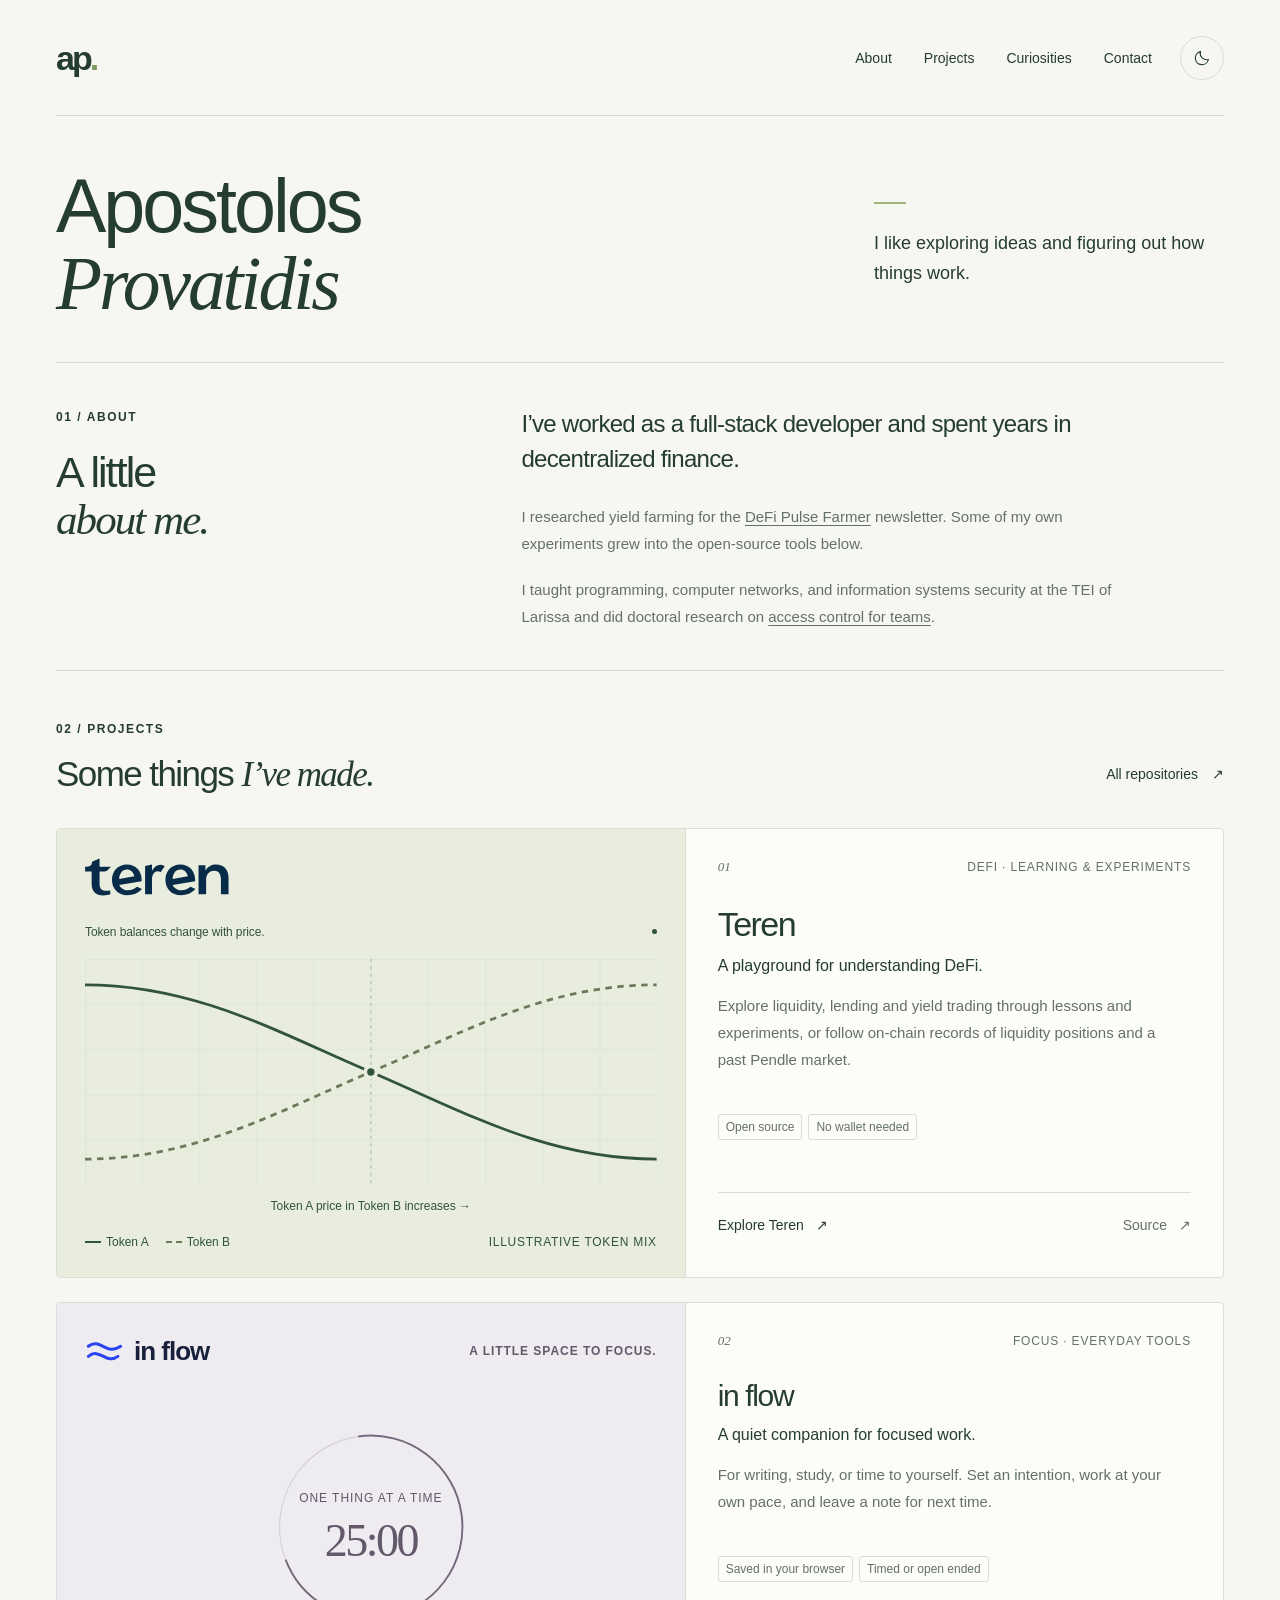
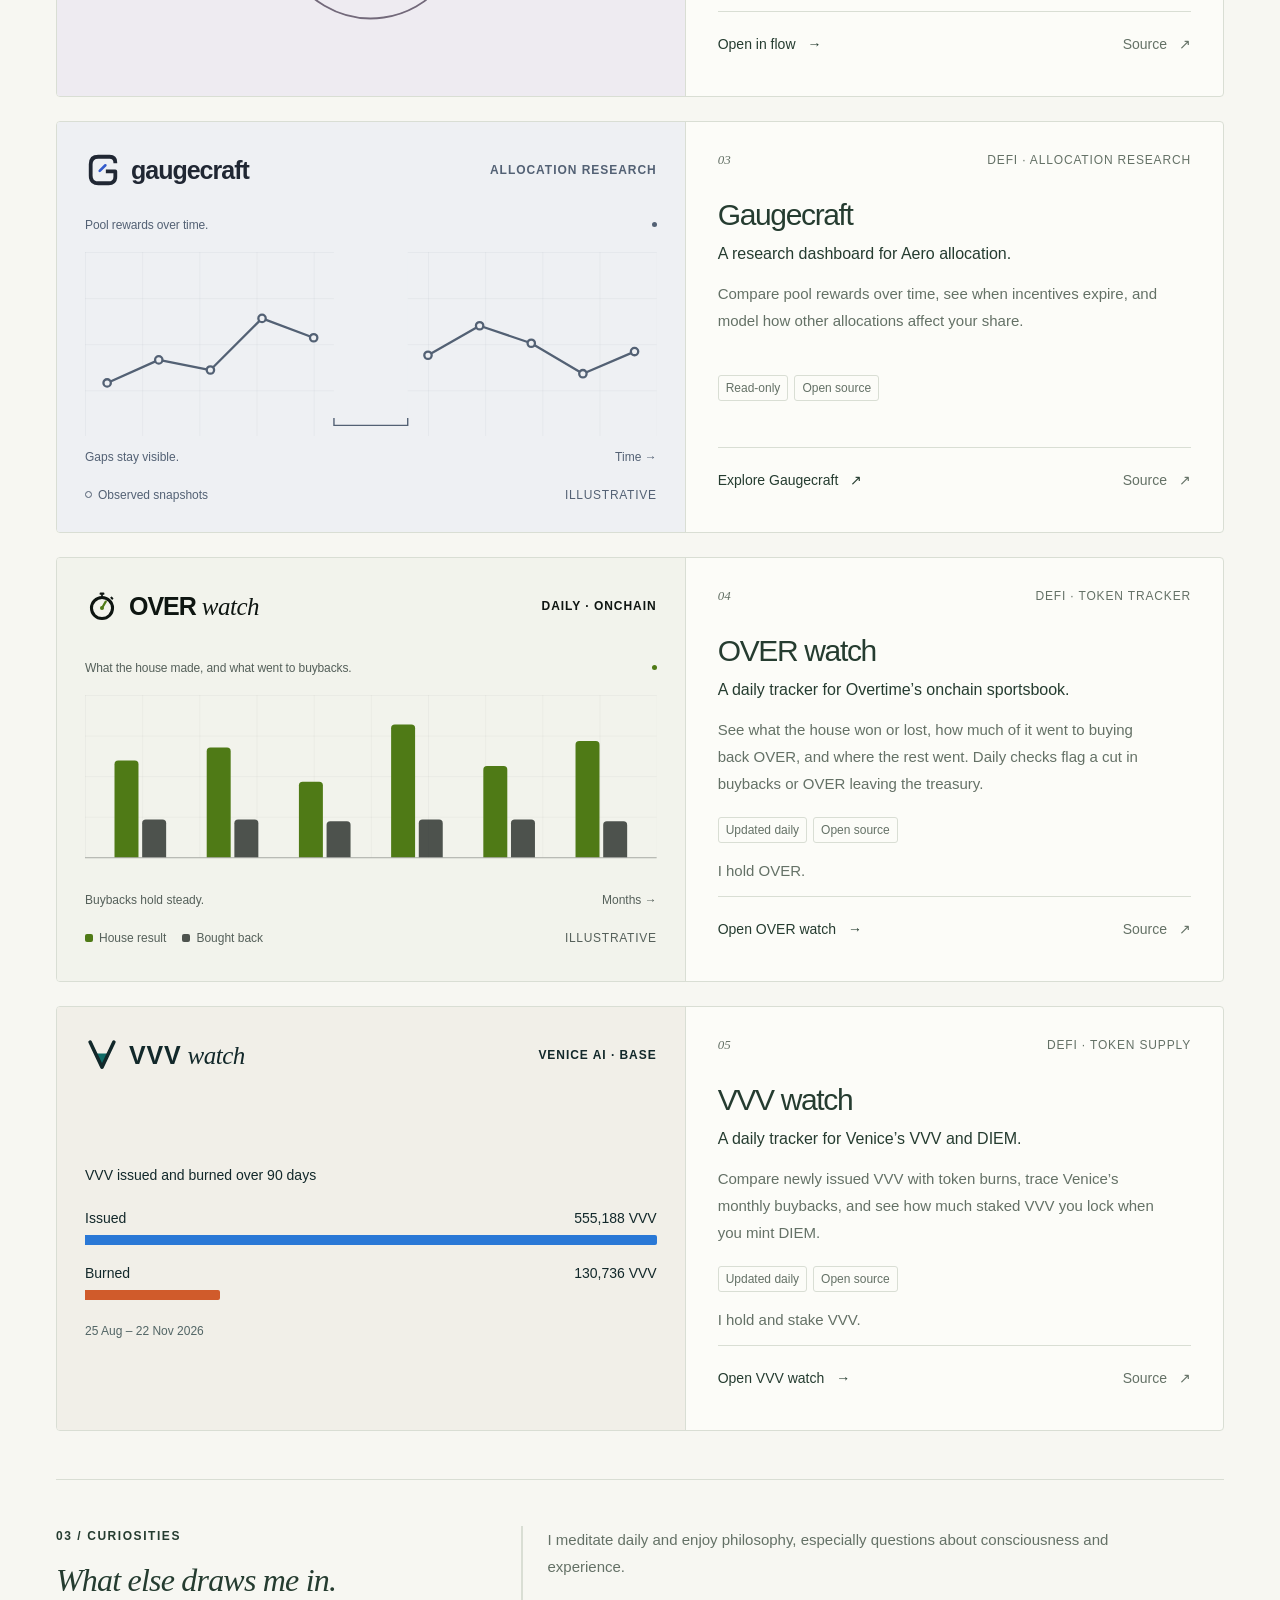
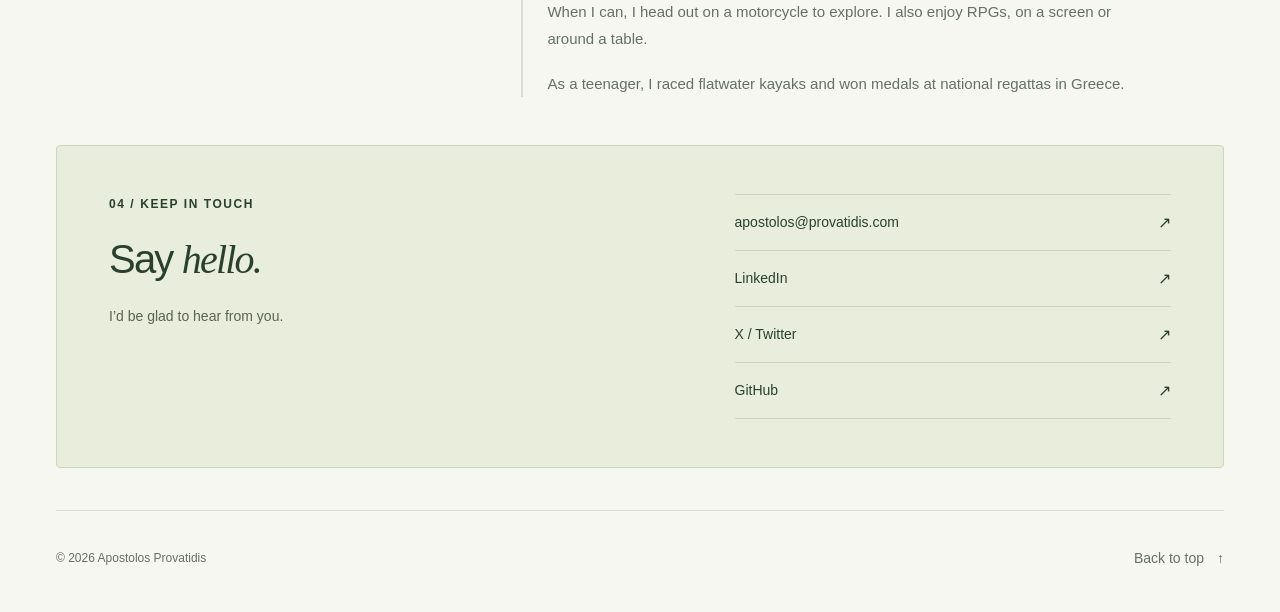
<file: index.html>
<!doctype html>
<html lang="en">
  <head>
    <meta charset="utf-8">
    <meta name="viewport" content="width=device-width, initial-scale=1">
    <meta name="color-scheme" content="light dark">
    <meta name="theme-color" content="#f7f7f2">
    <script>
      (() => {
        let theme = matchMedia('(prefers-color-scheme: dark)').matches ? 'dark' : 'light';
        try {
          const saved = localStorage.getItem('ap-theme');
          if (saved === 'light' || saved === 'dark') theme = saved;
        } catch { /* Storage is optional. */ }
        document.documentElement.dataset.theme = theme;
        document.querySelector('meta[name="theme-color"]').content = theme === 'dark' ? '#17221c' : '#f7f7f2';
      })();
    </script>
    <title>Apostolos Provatidis — Projects & curiosities</title>
    <meta name="description" content="Apostolos Provatidis, independent developer. Teren, Gaugecraft, OVER watch and VVV watch for exploring DeFi, in flow for focused work, and other curiosities.">
    <link rel="canonical" href="https://provatidis.com/">
    <link rel="icon" href="./assets/favicon.svg" type="image/svg+xml">
    <link rel="apple-touch-icon" href="/assets/apple-touch-icon.png" sizes="180x180">
    <meta property="og:type" content="website">
    <meta property="og:title" content="Apostolos Provatidis — Projects & curiosities">
    <meta property="og:description" content="Apostolos Provatidis, independent developer. Teren, Gaugecraft, OVER watch and VVV watch for exploring DeFi, in flow for focused work, and other curiosities.">
    <meta property="og:url" content="https://provatidis.com/">
    <meta property="og:image" content="https://provatidis.com/assets/social-card.png?v=provatidis-com">
    <meta property="og:image:width" content="1200">
    <meta property="og:image:height" content="630">
    <meta property="og:image:alt" content="Apostolos Provatidis — Independent developer. Projects and curiosities.">
    <meta name="twitter:card" content="summary_large_image">
    <meta name="twitter:creator" content="@provatidis">
    <meta name="twitter:image" content="https://provatidis.com/assets/social-card.png?v=provatidis-com">
    <meta name="twitter:image:alt" content="Apostolos Provatidis — Independent developer. Projects and curiosities.">
    <meta name="twitter:site" content="@provatidis">
    <link rel="stylesheet" href="./styles.css?v=03bda0d5eab5">
    <script src="./script.js?v=286921d5d26e" defer></script>
    <script type="application/ld+json">
      {"@context":"https://schema.org","@type":"Person","name":"Apostolos Provatidis","jobTitle":"Independent developer","url":"https://provatidis.com/","sameAs":["https://github.com/provatidis","https://www.linkedin.com/in/apostolos-provatidis/","https://x.com/provatidis"]}
    </script>
  </head>
  <body id="top">
    <a class="skip-link" href="#main">Skip to content</a>
    <header class="site-header wrap">
      <a class="identity" href="#top" aria-label="Apostolos Provatidis, home"><span class="monogram" aria-hidden="true">ap<span>.</span></span></a>
      <nav aria-label="Main navigation"><a href="#about">About</a><a href="#work">Projects</a><a href="#curiosities">Curiosities</a><a href="#contact">Contact</a></nav>
      <button class="theme-toggle" type="button" aria-label="Switch to dark theme" hidden><svg class="moon" viewBox="0 0 24 24" fill="none" stroke="currentColor" stroke-width="1.5" aria-hidden="true"><path d="M20.5 14a8.7 8.7 0 0 1-10.6-10.5A8.8 8.8 0 1 0 20.5 14Z"/></svg><svg class="sun" viewBox="0 0 24 24" fill="none" stroke="currentColor" stroke-width="1.5" aria-hidden="true"><circle cx="12" cy="12" r="4"/><path d="M12 2v2m0 16v2M2 12h2m16 0h2M5 5l1.4 1.4m11.2 11.2L19 19M5 19l1.4-1.4M17.6 6.4 19 5"/></svg></button>
    </header>
    <main id="main" tabindex="-1">
      <section class="hero wrap" aria-labelledby="hero-title">
        <div class="hero-heading"><h1 id="hero-title">Apostolos<br><em>Provatidis</em></h1></div>
        <div class="hero-intro"><span class="intro-line" aria-hidden="true"></span><p>I like exploring ideas and figuring out how things work.</p></div>
      </section>
      <section class="about-section wrap" id="about" aria-labelledby="about-title">
        <div class="about-label"><p class="eyebrow">01 / ABOUT</p><h2 id="about-title">A little<br><em>about me.</em></h2></div>
        <div class="about-content">
          <p class="about-lead">I’ve worked as a full-stack developer and spent years in decentralized finance.</p>
          <p>I researched yield farming for the <a href="https://yieldfarmer.substack.com/p/defi-pulse-farmer-25">DeFi Pulse Farmer</a> newsletter. Some of my own experiments grew into the open-source tools below.</p>
          <p>I taught programming, computer networks, and information systems security at the TEI of Larissa and did doctoral research on <a href="https://doi.org/10.1007/978-3-642-33448-1_13">access control for teams</a>.</p>
        </div>
      </section>
      <section class="work-section wrap" id="work" aria-labelledby="work-title">
        <div class="section-heading"><div><p class="eyebrow">02 / PROJECTS</p><h2 id="work-title">Some things <em>I’ve made.</em></h2></div><a class="text-link all-projects" href="https://github.com/provatidis?tab=repositories" target="_blank" rel="noopener noreferrer">All repositories <span aria-hidden="true">↗</span></a></div>
        <article class="project project-featured project-teren">
          <a class="project-visual teren-visual" href="https://teren.sh/" target="_blank" rel="noopener noreferrer" aria-label="Open Teren, a playground for understanding DeFi (opens in a new tab)">
            <div class="visual-topline">
              <img class="teren-logo mark-on-light" src="./assets/teren-logo-light.svg" width="145" height="40" alt="Teren">
              <img class="teren-logo mark-on-dark" src="./assets/teren-logo-dark.svg" width="145" height="40" alt="Teren">
            </div>
            <div class="liquidity-illustration" aria-hidden="true">
              <div class="chart-caption"><span>Token balances change with price.</span><span class="chart-dot"></span></div>
              <!-- A schematic of token composition, not a comparison of investment returns. -->
              <svg viewBox="0 0 620 245" fill="none">
                <defs><pattern id="grid" width="62" height="49" patternUnits="userSpaceOnUse"><path d="M 62 0 L 0 0 0 49" stroke="currentColor" stroke-opacity=".09" stroke-width="1"/></pattern></defs>
                <rect width="620" height="245" fill="url(#grid)"/>
                <path d="M0 28C120 28 210 80 310 122.5S500 217 620 217" stroke="currentColor" stroke-width="3"/>
                <path d="M0 217C120 217 210 165 310 122.5S500 28 620 28" stroke="var(--teren-secondary)" stroke-width="3" stroke-dasharray="7 6"/>
                <path d="M310 0V245" stroke="currentColor" stroke-opacity=".35" stroke-dasharray="3 5"/>
                <circle cx="310" cy="122.5" r="8" fill="var(--teren-paper)"/>
                <circle cx="310" cy="122.5" r="4" fill="currentColor"/>
              </svg>
              <p class="chart-axis">Token A price in Token B <span>increases&nbsp;→</span></p>
              <div class="chart-legend"><span><i></i> Token A</span><span><i></i> Token B</span><span class="illustration-label">ILLUSTRATIVE TOKEN MIX</span></div>
            </div>
          </a>
          <div class="project-content"><div class="project-top"><span class="project-number">01</span><span class="project-category">DEFI · LEARNING &amp; EXPERIMENTS</span></div><h3>Teren</h3><p class="project-subtitle">A playground for understanding DeFi.</p><p>Explore liquidity, lending and yield trading through lessons and experiments, or follow on-chain records of liquidity positions and a past Pendle market.</p><div class="tags"><span>Open source</span><span>No wallet needed</span></div><div class="project-links"><a href="https://teren.sh/" target="_blank" rel="noopener noreferrer">Explore Teren <span aria-hidden="true">↗</span></a><a class="source-link" href="https://github.com/provatidis/teren" target="_blank" rel="noopener noreferrer" aria-label="Teren source on GitHub">Source <span aria-hidden="true">↗</span></a></div></div>
        </article>
        <article class="project project-featured project-inflow">
          <a class="project-visual inflow-visual" href="https://provatidis.com/inflow/" aria-label="Open in flow, a companion for focused work">
            <div class="visual-topline">
              <span class="inflow-wordmark"><svg viewBox="0 0 58 38" aria-hidden="true"><path d="M5 12C23-2 31 27 53 12M5 27C22 13 31 40 49 27"/></svg><span>in flow</span></span>
              <span class="visual-label">A LITTLE SPACE TO FOCUS.</span>
            </div>
            <div class="focus-illustration" aria-hidden="true">
              <div class="focus-orbit">
                <svg viewBox="0 0 210 210" fill="none" stroke="currentColor">
                  <circle cx="105" cy="105" r="96" stroke-width="1" stroke-opacity=".22"/>
                  <circle cx="105" cy="105" r="96" stroke-width="2" stroke-opacity=".85" stroke-dasharray="430 604" transform="rotate(-90 105 105)"/>
                </svg>
                <div><span class="focus-caption">ONE THING AT A TIME</span><span class="focus-time">25<span>:</span>00</span></div>
              </div>
            </div>
          </a>
            <div class="project-content"><div class="project-top"><span class="project-number">02</span><span class="project-category">FOCUS · EVERYDAY TOOLS</span></div><h3>in flow</h3><p class="project-subtitle">A quiet companion for focused work.</p><p>For writing, study, or time to yourself. Set an intention, work at your own pace, and leave a note for next time.</p><div class="tags"><span>Saved in your browser</span><span>Timed or open ended</span></div><div class="project-links"><a href="https://provatidis.com/inflow/">Open in flow <span aria-hidden="true">→</span></a><a class="source-link" href="https://github.com/provatidis/inflow" target="_blank" rel="noopener noreferrer" aria-label="in flow source on GitHub">Source <span aria-hidden="true">↗</span></a></div></div>
        </article>
        <article class="project project-featured project-gaugecraft" id="gaugecraft">
          <a class="project-visual gaugecraft-visual" href="https://gaugecraft.sh/" target="_blank" rel="noopener noreferrer" aria-label="Open Gaugecraft, a research dashboard for Aero allocation (opens in a new tab)">
            <div class="visual-topline">
              <span class="gaugecraft-wordmark">
                <img class="mark-on-light" src="./assets/gaugecraft-logo.svg?v=6f24429c2ae2" width="36" height="36" alt="">
                <img class="mark-on-dark" src="./assets/gaugecraft-logo-dark.svg" width="36" height="36" alt="">
                gaugecraft
              </span>
              <span class="visual-label">ALLOCATION RESEARCH</span>
            </div>
            <div class="gaugecraft-illustration" aria-hidden="true">
              <div class="chart-caption"><span>Pool rewards over time.</span><span class="chart-dot"></span></div>
              <!-- Schematic observations with a visible gap; not live data or a return forecast. -->
              <svg viewBox="0 0 620 200" fill="none">
                <defs><pattern id="gaugecraft-grid" width="62" height="50" patternUnits="userSpaceOnUse"><path d="M62 0H0V50" stroke="currentColor" stroke-opacity=".12"/></pattern></defs>
                <rect width="620" height="200" fill="url(#gaugecraft-grid)"/>
                <rect x="270" width="80" height="200" fill="var(--gaugecraft-paper)"/>
                <path d="M24 142L80 117L136 128L192 72L248 93M372 112L428 80L484 99L540 132L596 108" stroke="currentColor" stroke-width="2.5" stroke-linejoin="round"/>
                <g fill="var(--gaugecraft-paper)" stroke="currentColor" stroke-width="2.5"><circle cx="24" cy="142" r="4"/><circle cx="80" cy="117" r="4"/><circle cx="136" cy="128" r="4"/><circle cx="192" cy="72" r="4"/><circle cx="248" cy="93" r="4"/><circle cx="372" cy="112" r="4"/><circle cx="428" cy="80" r="4"/><circle cx="484" cy="99" r="4"/><circle cx="540" cy="132" r="4"/><circle cx="596" cy="108" r="4"/></g>
                <path d="M270 180V188H350V180" stroke="currentColor" stroke-width="1.5"/>
              </svg>
              <p class="gaugecraft-axis"><span>Gaps stay visible.</span><span>Time →</span></p>
              <div class="gaugecraft-legend"><span><i></i> Observed snapshots</span><span>ILLUSTRATIVE</span></div>
            </div>
          </a>
          <div class="project-content">
            <div class="project-top"><span class="project-number">03</span><span class="project-category">DEFI · ALLOCATION RESEARCH</span></div>
            <h3>Gaugecraft</h3>
            <p class="project-subtitle">A research dashboard for Aero allocation.</p>
            <p>Compare pool rewards over time, see when incentives expire, and model how other allocations affect your share.</p>
            <div class="tags"><span>Read-only</span><span>Open source</span></div>
            <div class="project-links"><a href="https://gaugecraft.sh/" target="_blank" rel="noopener noreferrer">Explore Gaugecraft <span aria-hidden="true">↗</span></a><a class="source-link" href="https://github.com/provatidis/gaugecraft" target="_blank" rel="noopener noreferrer" aria-label="Gaugecraft source on GitHub">Source <span aria-hidden="true">↗</span></a></div>
          </div>
        </article>
        <article class="project project-featured project-overwatch" id="overwatch" aria-labelledby="overwatch-title">
          <a class="project-visual overwatch-visual" href="https://overwatch.day/" aria-label="Open OVER watch, a daily tracker for Overtime">
            <div class="visual-topline"><span class="overwatch-wordmark"><svg width="34" height="34" viewBox="0 0 100 100" aria-hidden="true"><circle cx="50" cy="56" r="31" fill="none" stroke="currentColor" stroke-width="9"/><rect x="43" y="10" width="14" height="7" rx="2.5" fill="currentColor"/><rect x="47.5" y="15" width="5" height="8" fill="currentColor"/><rect x="74.5" y="24" width="9" height="6" rx="2" fill="currentColor" transform="rotate(45 79 27)"/><line x1="50" y1="56" x2="61" y2="37" stroke="var(--overwatch-accent)" stroke-width="6.5" stroke-linecap="round"/><circle cx="50" cy="56" r="6" fill="var(--overwatch-accent)"/></svg><span>OVER <em>watch</em></span></span><span class="visual-label">DAILY · ONCHAIN</span></div>
            <div class="overwatch-illustration" aria-hidden="true">
              <div class="chart-caption"><span>What the house made, and what went to buybacks.</span><span class="chart-dot"></span></div>
              <!-- Schematic, not live data: the house result varies while buybacks run at a steady daily rate. -->
              <svg viewBox="0 0 620 200" fill="none">
                <defs><pattern id="overwatch-grid" width="62" height="44" patternUnits="userSpaceOnUse"><path d="M62 0H0V44" stroke="var(--overwatch-ink)" stroke-opacity=".08"/></pattern></defs>
                <rect width="620" height="176" fill="url(#overwatch-grid)"/>
                <g fill="var(--overwatch-accent)"><path d="M32 176V75Q32 71 36 71H54Q58 71 58 75V176Z"/><path d="M132 176V61Q132 57 136 57H154Q158 57 158 61V176Z"/><path d="M232 176V98Q232 94 236 94H254Q258 94 258 98V176Z"/><path d="M332 176V36Q332 32 336 32H354Q358 32 358 36V176Z"/><path d="M432 176V81Q432 77 436 77H454Q458 77 458 81V176Z"/><path d="M532 176V54Q532 50 536 50H554Q558 50 558 54V176Z"/></g>
                <g fill="var(--overwatch-ink)" fill-opacity=".72"><path d="M62 176V139Q62 135 66 135H84Q88 135 88 139V176Z"/><path d="M162 176V139Q162 135 166 135H184Q188 135 188 139V176Z"/><path d="M262 176V141Q262 137 266 137H284Q288 137 288 141V176Z"/><path d="M362 176V139Q362 135 366 135H384Q388 135 388 139V176Z"/><path d="M462 176V139Q462 135 466 135H484Q488 135 488 139V176Z"/><path d="M562 176V141Q562 137 566 137H584Q588 137 588 141V176Z"/></g>
                <path d="M0 176.5H620" stroke="var(--overwatch-ink)" stroke-opacity=".35"/>
              </svg>
              <p class="overwatch-axis"><span>Buybacks hold steady.</span><span>Months →</span></p>
              <div class="overwatch-legend"><span><i class="result"></i>House result <i class="buyback"></i>Bought back</span><span>ILLUSTRATIVE</span></div>
            </div>
          </a>
          <div class="project-content">
            <div class="project-top"><span class="project-number">04</span><span class="project-category">DEFI · TOKEN TRACKER</span></div>
            <h3 id="overwatch-title">OVER watch</h3>
            <p class="project-subtitle">A daily tracker for Overtime’s onchain sportsbook.</p>
            <p>See what the house won or lost, how much of it went to buying back OVER, and where the rest went. Daily checks flag a cut in buybacks or OVER leaving the treasury.</p>
            <div class="tags"><span>Updated daily</span><span>Open source</span></div>
            <p class="project-disclosure">I hold OVER.</p>
            <div class="project-links"><a href="https://overwatch.day/">Open OVER watch <span aria-hidden="true">→</span></a><a class="source-link" href="https://github.com/provatidis/overwatch" target="_blank" rel="noopener noreferrer" aria-label="OVER watch source on GitHub">Source <span aria-hidden="true">↗</span></a></div>
          </div>
        </article>
        <article class="project project-featured" id="vvvwatch" aria-labelledby="vvvwatch-title">
          <a class="project-visual vvv-visual" href="https://vvv.watch/?days=90#ledger" aria-label="Open the 90-day VVV watch supply ledger" aria-describedby="vvv-window vvv-amounts">
            <div class="visual-topline">
              <span class="vvv-wordmark">
                <svg width="34" height="34" viewBox="0 0 100 100" aria-hidden="true">
                  <path d="M30.8 45.3H69.2L50 88Z" fill="var(--vvv-accent)"/>
                  <path d="M15 12 50 86 85 12" fill="none" stroke="currentColor" stroke-width="10.5" stroke-linejoin="round" stroke-linecap="round"/>
                </svg>
                <span><span class="vvv-token">VVV</span> <em>watch</em></span>
              </span>
              <span class="visual-label">VENICE AI · BASE</span>
            </div>
            <figure class="vvv-ledger">
              <figcaption>VVV issued and burned over 90 days</figcaption>
              <!-- Fallback from supply.windows["90"] in https://vvv.watch/data/latest.json (22 Nov 2026). script.js replaces it with the latest snapshot. -->
              <dl id="vvv-amounts" class="vvv-amounts" data-source="https://vvv.watch/data/latest.json">
                <div id="vvv-issued-row"><dt>Issued</dt><dd id="vvv-issued">555,188 VVV</dd></div>
                <div id="vvv-burned-row" class="vvv-burned" style="--bar-width:23.548%"><dt>Burned</dt><dd id="vvv-burned">130,736 VVV</dd></div>
              </dl>
              <p id="vvv-window"><time id="vvv-start" datetime="2026-08-25">25 Aug</time> – <time id="vvv-end" datetime="2026-11-22">22 Nov 2026</time></p>
            </figure>
          </a>
          <div class="project-content">
            <div class="project-top"><span class="project-number">05</span><span class="project-category">DEFI · TOKEN SUPPLY</span></div>
            <h3 id="vvvwatch-title">VVV watch</h3>
            <p class="project-subtitle">A daily tracker for Venice’s VVV and DIEM.</p>
            <p>Compare newly issued VVV with token burns, trace Venice’s monthly buybacks, and see how much staked VVV you lock when you mint DIEM.</p>
            <div class="tags"><span>Updated daily</span><span>Open source</span></div>
            <p class="project-disclosure">I hold and stake VVV.</p>
            <div class="project-links">
              <a href="https://vvv.watch/">Open VVV watch <span aria-hidden="true">→</span></a>
              <a class="source-link" href="https://github.com/provatidis/vvvwatch" target="_blank" rel="noopener noreferrer" aria-label="VVV watch source on GitHub">Source <span aria-hidden="true">↗</span></a>
            </div>
          </div>
        </article>
      </section>
      <section class="curiosities-section wrap" id="curiosities" aria-labelledby="curiosities-title">
        <div class="curiosities-heading">
          <p class="eyebrow">03 / CURIOSITIES</p>
          <h2 id="curiosities-title">What else <em>draws me in.</em></h2>
        </div>
        <div class="curiosity-content">
          <p>I meditate daily and enjoy philosophy, especially questions about consciousness and experience.</p>
          <p>When I can, I head out on a motorcycle to explore. I also enjoy RPGs, on a screen or around a table.</p>
          <p>As a teenager, I raced flatwater kayaks and won medals at national regattas in Greece.</p>
        </div>
      </section>
      <section class="contact-section wrap" id="contact" aria-labelledby="contact-title"><div class="contact-panel"><div><p class="eyebrow">04 / KEEP IN TOUCH</p><h2 id="contact-title">Say <em>hello.</em></h2><p>I’d be glad to hear from you.</p></div><div class="social-links"><a href="mailto:apostolos@provatidis.com"><span>apostolos@provatidis.com</span><span aria-hidden="true">↗</span></a><a href="https://www.linkedin.com/in/apostolos-provatidis/" target="_blank" rel="noopener noreferrer"><span>LinkedIn</span><span aria-hidden="true">↗</span></a><a href="https://x.com/provatidis" target="_blank" rel="noopener noreferrer"><span>X / Twitter</span><span aria-hidden="true">↗</span></a><a href="https://github.com/provatidis" target="_blank" rel="noopener noreferrer"><span>GitHub</span><span aria-hidden="true">↗</span></a></div></div></section>
    </main>
    <footer class="site-footer wrap"><span>© <span id="year">2026</span> Apostolos Provatidis</span><a href="#top">Back to top <span aria-hidden="true">↑</span></a></footer>
  </body>
</html>
</file>
<file: styles.css>
@charset "UTF-8";
:root {
  --paper:#f7f7f2;
  --ink:#253c30;
  --muted:#647166;
  --line:#d9ded4;
  --card:#fcfcf8;
  --accent:#cfe695;
  --link-hover:#526b39;
  --contact:#e9eddc;
  --contact-ink:#2a402e;
  --contact-muted:#58654f;
  --contact-line:#cdd6bf;
  --light-mark-display:block;
  --dark-mark-display:none;
  --teren-paper:#e8eddd;
  --teren-ink:#31543a;
  --teren-secondary:#6d7958;
  --inflow-paper:#eeebf1;
  --inflow-muted:#62586a;
  --inflow-ink:#18203b;
  --inflow-accent:#2843ef;
  --gaugecraft-paper:#eef0f3;
  --gaugecraft-muted:#536174;
  --gaugecraft-ink:#202733;
  --overwatch-paper:#f2f3ec;
  --overwatch-muted:#55605a;
  --overwatch-ink:#0e1511;
  --overwatch-accent:#4f7a16;
  --vvv-paper:#f1efe8;
  --vvv-ink:#12282a;
  --vvv-muted:#526565;
  --vvv-accent:#0f6b66;
  --vvv-issued:#2a78d6;
  --vvv-burned:#d05b2b;
  --serif:Georgia,'Times New Roman',serif;
  --sans:'Helvetica Neue',Arial,sans-serif;
  color-scheme:light;
  font-family:var(--sans);
  font-synthesis:none;
  background:var(--paper);
  color:var(--ink);
}
:root[data-theme=dark] {
  --paper:#17221c;
  --ink:#e6ecdf;
  --muted:#a4afa1;
  --line:#35463a;
  --card:#1d2b23;
  --link-hover:#c4d8a2;
  --contact:#243529;
  --contact-ink:#e6ecdf;
  --contact-muted:#b6c3af;
  --contact-line:#465a43;
  --light-mark-display:none;
  --dark-mark-display:block;
  --teren-paper:#213127;
  --teren-ink:#c5dcb6;
  --teren-secondary:#a7b59a;
  --inflow-paper:#24212c;
  --inflow-muted:#cfc5d7;
  --inflow-ink:#eaf0ff;
  --inflow-accent:#a6b6ff;
  --gaugecraft-paper:#1f252d;
  --gaugecraft-muted:#a6b0bf;
  --gaugecraft-ink:#e9edf3;
  --overwatch-paper:#0e1511;
  --overwatch-muted:#9aa69c;
  --overwatch-ink:#e9ede3;
  --overwatch-accent:#c6f05b;
  --vvv-paper:#0b1517;
  --vvv-ink:#eef2e9;
  --vvv-muted:#adc1be;
  --vvv-accent:#70d4c7;
  --vvv-issued:#7db2ff;
  --vvv-burned:#fc9864;
  color-scheme:dark;
}
@media(prefers-color-scheme:dark) {
  :root:not([data-theme]) {
    --paper:#17221c;
    --ink:#e6ecdf;
    --muted:#a4afa1;
    --line:#35463a;
    --card:#1d2b23;
    --link-hover:#c4d8a2;
    --contact:#243529;
    --contact-ink:#e6ecdf;
    --contact-muted:#b6c3af;
    --contact-line:#465a43;
    --light-mark-display:none;
    --dark-mark-display:block;
    --teren-paper:#213127;
    --teren-ink:#c5dcb6;
    --teren-secondary:#a7b59a;
    --inflow-paper:#24212c;
    --inflow-muted:#cfc5d7;
    --inflow-ink:#eaf0ff;
    --inflow-accent:#a6b6ff;
    --gaugecraft-paper:#1f252d;
    --gaugecraft-muted:#a6b0bf;
    --gaugecraft-ink:#e9edf3;
    --overwatch-paper:#0e1511;
    --overwatch-muted:#9aa69c;
    --overwatch-ink:#e9ede3;
    --overwatch-accent:#c6f05b;
    --vvv-paper:#0b1517;
    --vvv-ink:#eef2e9;
    --vvv-muted:#adc1be;
    --vvv-accent:#70d4c7;
    --vvv-issued:#7db2ff;
    --vvv-burned:#fc9864;
    color-scheme:dark;
  }
}
* {
  box-sizing:border-box;
}
html {
  scroll-behavior:smooth;
  scroll-padding-top:32px;
}
body {
  margin:0;
  -webkit-font-smoothing:antialiased;
}
a {
  color:inherit;
  text-decoration:none;
}
button {
  font:inherit;
}
svg {
  display:block;
}
::selection {
  background:#cfe695;
  color:#253c30;
}
a:focus-visible,button:focus-visible {
  outline:2px solid currentColor;
  outline-offset:6px;
  border-radius:2px;
}
.wrap {
  width:min(1184px,calc(100% - 112px));
  margin-inline:auto;
}
.eyebrow {
  font-size:12px;
  font-weight:600;
  letter-spacing:.13em;
  line-height:1.7;
  margin:0;
}
.site-header {
  height:116px;
  display:flex;
  align-items:center;
  border-bottom:1px solid var(--line);
  gap:28px;
}
.identity {
  display:flex;
  align-items:center;
  min-width:44px;
  min-height:44px;
}
.monogram {
  font-size:34px;
  line-height:1;
  letter-spacing:-3px;
  font-weight:600;
}
.monogram span {
  color:#7c9861;
}
.site-header nav {
  display:flex;
  gap:32px;
  align-items:center;
  margin-left:auto;
  font-size:14px;
}
.site-header nav a {
  padding:14px 0;
}
.site-header nav a:hover,.text-link:hover {
  color:var(--link-hover);
}
.site-header nav a span {
  padding-left:3px;
}
.theme-toggle {
  width:44px;
  height:44px;
  flex-shrink:0;
  padding:12px;
  background:none;
  border:1px solid var(--line);
  border-radius:50%;
  color:var(--ink);
  cursor:pointer;
}
.theme-toggle:hover {
  background:var(--line);
}
.theme-toggle svg {
  width:100%;
  height:100%;
}
.theme-toggle .sun {
  display:none;
}
[data-theme=dark] .theme-toggle .moon {
  display:none;
}
[data-theme=dark] .theme-toggle .sun {
  display:block;
}
.skip-link {
  position:fixed;
  z-index:10;
  top:12px;
  left:12px;
  transform:translateY(-150%);
  padding:12px 18px;
  background:var(--ink);
  color:var(--paper);
}
.skip-link:focus {
  transform:translateY(0);
}
.hero {
  padding-top:52px;
  padding-bottom:40px;
  border-bottom:1px solid var(--line);
  display:grid;
  grid-template-columns:1.4fr 1fr;
  column-gap:60px;
}
h1 {
  font-size:clamp(52px,5.9vw,84px);
  font-weight:400;
  letter-spacing:-.04em;
  line-height:1.02;
  margin:0;
  position:relative;
}
h1 em {
  font-family:var(--serif);
  font-weight:400;
  letter-spacing:-.04em;
}
.hero-intro {
  max-width:350px;
  justify-self:end;
  align-self:center;
  margin-top:0;
}
.intro-line {
  display:block;
  width:32px;
  height:2px;
  background:#a1b778;
  margin-bottom:25px;
}
.hero-intro p {
  font-size:18px;
  line-height:1.65;
  margin:0;
}
.text-link {
  font-size:13px;
  font-weight:500;
  display:inline-flex;
  gap:22px;
  align-items:center;
}
.work-section {
  padding-top:48px;
}
.section-heading {
  display:flex;
  align-items:end;
  justify-content:space-between;
  gap:24px;
  margin-bottom:32px;
}
h2 {
  font-size:35px;
  font-weight:400;
  letter-spacing:-.045em;
  line-height:1.16;
  margin:15px 0 0;
}
h2 em {
  font-family:var(--serif);
  font-weight:400;
}
.all-projects {
  font-size:14px;
  min-height:44px;
  padding:10px 0;
  gap:14px;
}
.project {
  border:1px solid var(--line);
  background:var(--card);
  border-radius:4px;
  overflow:hidden;
}
.project-featured {
  display:grid;
  grid-template-columns:1.17fr 1fr;
}
.project-featured>* {
  min-width:0;
}
.project-teren h3 {
  font-size:34px;
}
.project-featured+.project-featured {
  margin-top:24px;
}
.project-visual {
  display:block;
  position:relative;
  overflow:hidden;
}
.project-visual:focus-visible {
  outline-offset:-5px;
}
.teren-visual {
  background:var(--teren-paper);
  color:var(--teren-ink);
  min-height:365px;
  padding:28px;
  display:flex;
  flex-direction:column;
  border-right:1px solid var(--line);
}
.visual-topline {
  display:flex;
  flex-wrap:wrap;
  align-items:center;
  justify-content:space-between;
  gap:12px;
  position:relative;
  z-index:1;
}
.teren-logo {
  width:145px;
  height:40px;
}
.mark-on-light {
  display:var(--light-mark-display);
}
.mark-on-dark {
  display:var(--dark-mark-display);
}
.visual-label {
  font-size:12px;
  font-weight:600;
  letter-spacing:.08em;
}
.liquidity-illustration {
  margin:auto 0;
  padding-top:28px;
  position:relative;
}
.chart-caption {
  display:flex;
  align-items:center;
  justify-content:space-between;
  margin-bottom:20px;
  font-size:12px;
  letter-spacing:-.01em;
}
.chart-dot {
  width:5px;
  height:5px;
  background:currentColor;
  border-radius:50%;
}
.liquidity-illustration svg {
  width:100%;
  height:auto;
}
.chart-axis {
  margin:12px 0 0;
  font-size:12px;
  line-height:1.5;
  text-align:center;
}
.chart-axis span {
  white-space:nowrap;
}
.chart-legend {
  display:flex;
  flex-wrap:wrap;
  align-items:center;
  gap:12px 17px;
  font-size:12px;
  margin-top:20px;
}
.chart-legend span {
  display:flex;
  align-items:center;
  gap:5px;
  white-space:nowrap;
}
.chart-legend i {
  width:16px;
  height:2px;
  background:currentColor;
}
.chart-legend span:nth-child(2) i {
  background:none;
  height:0;
  border-top:2px dashed var(--teren-secondary);
}
.chart-legend .illustration-label {
  margin-left:auto;
  font-size:12px;
  letter-spacing:.06em;
}
.project-content {
  display:flex;
  flex-direction:column;
  padding:30px 32px;
}
.project-top {
  display:flex;
  align-items:center;
  justify-content:space-between;
  gap:14px;
}
.project-number {
  font-family:var(--serif);
  font-size:13px;
  font-style:italic;
  color:var(--muted);
}
.project-category {
  font-size:12px;
  letter-spacing:.07em;
  font-weight:500;
  color:var(--muted);
  text-align:right;
}
h3 {
  font-size:30px;
  letter-spacing:-.045em;
  font-weight:400;
  margin:30px 0 10px;
}
.project-content p {
  font-size:15px;
  line-height:1.8;
  color:var(--muted);
  margin:0 0 20px;
  max-width:450px;
}
.project-content .project-subtitle {
  font-size:16px;
  font-weight:500;
  color:var(--ink);
  line-height:1.5;
  margin:0 0 14px;
}
.tags {
  display:flex;
  flex-wrap:wrap;
  gap:6px;
  margin:21px 0 29px;
}
.tags span {
  font-size:12px;
  border:1px solid var(--line);
  border-radius:3px;
  padding:5px 7px;
  color:var(--muted);
}
.project-links {
  border-top:1px solid var(--line);
  padding-top:10px;
  margin-top:auto;
  display:flex;
  justify-content:space-between;
  align-items:center;
  gap:12px;
  font-size:14px;
  font-weight:500;
}
.project-links a {
  min-height:44px;
  padding:10px 0;
  display:inline-flex;
  gap:12px;
  align-items:center;
}
.project-links a:hover {
  text-decoration:underline;
  text-underline-offset:4px;
}
.project-links .source-link {
  font-size:14px;
  color:var(--muted);
}
.inflow-visual {
  background:var(--inflow-paper);
  color:var(--inflow-muted);
  padding:28px;
  min-height:365px;
  border-right:1px solid var(--line);
  display:flex;
  flex-direction:column;
}
.inflow-visual .focus-illustration {
  flex:1;
  align-items:center;
  margin-top:16px;
}
.inflow-wordmark {
  display:inline-flex;
  align-items:center;
  gap:10px;
  color:var(--inflow-ink);
  font-family:Arial,Helvetica,sans-serif;
  font-size:26px;
  font-weight:600;
  letter-spacing:-1px;
  line-height:40px;
}
.inflow-wordmark svg {
  width:39px;
  height:28px;
  fill:none;
  stroke:var(--inflow-accent);
  stroke-width:4.5;
  stroke-linecap:round;
}
.focus-illustration {
  display:flex;
  justify-content:center;
  margin-top:16px;
}
.focus-orbit {
  width:200px;
  height:200px;
  position:relative;
  display:grid;
  place-items:center;
}
.focus-orbit svg {
  position:absolute;
  inset:0;
  width:100%;
  height:100%;
  transform:rotate(-8deg);
}

.focus-orbit>div {
  display:flex;
  flex-direction:column;
  align-items:center;
  gap:13px;
}
.focus-caption {
  font-size:12px;
  letter-spacing:.08em;
}
.focus-time {
  font-family:var(--serif);
  font-size:46px;
  font-weight:400;
  letter-spacing:-.055em;
  line-height:1;
}
.focus-time span {
  opacity:1;
}
.gaugecraft-visual {
  background:var(--gaugecraft-paper);
  color:var(--gaugecraft-muted);
  padding:28px;
  min-height:365px;
  border-right:1px solid var(--line);
  display:flex;
  flex-direction:column;
}
.gaugecraft-wordmark {
  display:inline-flex;
  align-items:center;
  gap:10px;
  color:var(--gaugecraft-ink);
  font-size:25px;
  font-weight:600;
  letter-spacing:-.04em;
  line-height:40px;
}
.gaugecraft-wordmark img {
  flex:none;
}
.gaugecraft-illustration {
  margin:auto 0;
  padding-top:28px;
}
.gaugecraft-illustration svg {
  width:100%;
  height:auto;
}
.gaugecraft-axis,.gaugecraft-legend {
  display:flex;
  flex-wrap:wrap;
  align-items:center;
  justify-content:space-between;
  gap:12px;
  font-size:12px;
  line-height:1.5;
  margin:12px 0 0;
}
.gaugecraft-legend {
  margin-top:20px;
}
.gaugecraft-legend span:first-child {
  display:flex;
  align-items:center;
  gap:6px;
}
.gaugecraft-legend i {
  width:7px;
  height:7px;
  border:1.5px solid currentColor;
  border-radius:50%;
}
.gaugecraft-legend span:last-child {
  letter-spacing:.06em;
}
.overwatch-visual,.vvv-visual {
  padding:28px;
  min-height:365px;
  border-right:1px solid var(--line);
  display:flex;
  flex-direction:column;
}
.overwatch-visual {
  background:var(--overwatch-paper);
  color:var(--overwatch-muted);
}
.overwatch-visual .visual-label,.overwatch-wordmark {
  color:var(--overwatch-ink);
}
.overwatch-wordmark,.vvv-wordmark {
  display:inline-flex;
  align-items:center;
  gap:10px;
  font-size:25px;
  font-weight:600;
  letter-spacing:-.04em;
  line-height:40px;
}
.overwatch-wordmark svg,.vvv-wordmark svg {
  flex:none;
}
.overwatch-wordmark em,.vvv-wordmark em {
  font-family:var(--serif);
  font-weight:400;
  letter-spacing:-.02em;
}
.overwatch-illustration {
  margin:auto 0;
  padding-top:28px;
}
.overwatch-illustration svg {
  width:100%;
  height:auto;
}
.overwatch-illustration .chart-dot,.overwatch-legend i.result {
  background:var(--overwatch-accent);
}
.overwatch-axis,.overwatch-legend {
  display:flex;
  flex-wrap:wrap;
  align-items:center;
  justify-content:space-between;
  gap:12px;
  font-size:12px;
  line-height:1.5;
  margin:12px 0 0;
}
.overwatch-legend {
  margin-top:20px;
}
.overwatch-legend span:first-child {
  display:flex;
  align-items:center;
  gap:6px;
}
.overwatch-legend i {
  width:8px;
  height:8px;
  border-radius:2px;
}
.overwatch-legend i.buyback {
  background:var(--overwatch-ink);
  opacity:.72;
  margin-left:10px;
}
.overwatch-legend span:last-child {
  letter-spacing:.06em;
}
.tags:has(+ .project-disclosure) {
  margin:0 0 14px;
}
.project-content .project-disclosure {
  margin:auto 0 12px;
}
.project-disclosure + .project-links {
  margin-top:0;
}
.vvv-visual {
  background:var(--vvv-paper);
  color:var(--vvv-ink);
}
.vvv-token {
  font-kerning:none;
  letter-spacing:.035em;
}
.vvv-ledger {
  margin:auto 0;
  padding-top:28px;
  font-size:14px;
  line-height:1.5;
}
.vvv-ledger figcaption {
  font-weight:500;
}
.vvv-amounts {
  display:grid;
  gap:18px;
  margin:22px 0;
}
.vvv-amounts > div {
  display:grid;
  grid-template-columns:1fr auto;
  row-gap:6px;
}
.vvv-amounts dd {
  margin:0;
  font-variant-numeric:tabular-nums;
}
.vvv-amounts > div::after {
  content:"";
  grid-column:1 / -1;
  width:var(--bar-width,100%);
  height:10px;
  border-radius:0 2px 2px 0;
  background:var(--vvv-issued);
}
.vvv-amounts > .vvv-burned::after {
  background:var(--vvv-burned);
}
.vvv-ledger p {
  margin:0;
  color:var(--vvv-muted);
  font-size:12px;
}
.about-section {
  margin-top:0;
  display:grid;
  grid-template-columns:.8fr 1.4fr;
  gap:64px;
  padding-top:44px;
  padding-bottom:40px;
  border-bottom:1px solid var(--line);
}
.about-label h2 {
  font-size:43px;
  margin-top:22px;
  line-height:1.08;
}
.about-content {
  padding-top:0;
  max-width:610px;
}
.about-content p {
  font-size:15px;
  line-height:1.8;
  color:var(--muted);
  margin:0 0 19px;
}
.about-content p:last-child {
  margin-bottom:0;
}
.about-content a {
  text-decoration:underline;
  text-underline-offset:.18em;
}
.about-content .about-lead {
  font-size:24px;
  line-height:1.45;
  letter-spacing:-.03em;
  color:var(--ink);
  margin-bottom:26px;
}
.contact-section {
  padding-bottom:42px;
}
.contact-panel {
  display:grid;
  grid-template-columns:1.25fr 1fr;
  gap:80px;
  background:var(--contact);
  border:1px solid var(--contact-line);
  border-radius:4px;
  padding:48px 52px;
  color:var(--contact-ink);
}
.contact-panel .eyebrow {
  font-size:12px;
}
.contact-panel h2 {
  font-size:40px;
  line-height:1.1;
  margin-top:23px;
}
.contact-panel p:not(.eyebrow) {
  font-size:14px;
  line-height:1.8;
  margin:22px 0 0;
  color:var(--contact-muted);
}
.social-links {
  display:flex;
  flex-direction:column;
  align-self:center;
}
.social-links>a {
  display:flex;
  justify-content:space-between;
  align-items:center;
  padding:18px 0;
  border-bottom:1px solid var(--contact-line);
  font-size:14px;
}
.social-links>a:first-child {
  border-top:1px solid var(--contact-line);
}
.social-links>a>span:first-child {
  display:flex;
  align-items:center;
  gap:14px;
}
.social-links>a>span:last-child {
  transition:transform .2s;
  font-size:16px;
}
.social-links>a:hover>span:last-child {
  transform:translate(3px,-3px);
}
.site-footer {
  display:flex;
  justify-content:space-between;
  align-items:center;
  gap:24px;
  border-top:1px solid var(--line);
  padding:25px 0 32px;
  color:var(--muted);
  font-size:12px;
}
.site-footer a {
  min-height:44px;
  padding:10px 0;
  font-size:14px;
  align-items:center;
  display:flex;
  gap:13px;
}
.site-footer a:hover {
  color:var(--ink);
}
@media(min-width:1500px) {
  .hero {
    padding-top:64px;
  }
  .hero h1 {
    font-size:90px;
  }
}
@media(max-width:1000px) {
  .wrap {
    width:calc(100% - 72px);
  }
  .hero {
    column-gap:40px;
    grid-template-columns:1.4fr 1fr;
  }
  .hero h1 {
    font-size:62px;
  }
  .hero-intro {
    max-width:270px;
  }
  h2 {
    font-size:30px;
  }
  .project-featured {
    grid-template-columns:1fr 1fr;
  }
  .teren-visual {
    padding:23px;
    min-height:360px;
  }
  .chart-legend {
    gap:10px;
  }
  .project-content {
    padding:25px;
  }
  .project-category {
    font-size:12px;
  }
  .visual-label {
    font-size:12px;
  }
  .about-section {
    gap:50px;
  }
  .contact-panel {
    gap:50px;
    padding:40px;
  }
  .contact-panel h2 {
    font-size:34px;
  }
}
@media(max-width:750px) {
  .wrap {
    width:calc(100% - 40px);
  }
  .site-header {
    height:auto;
    flex-wrap:wrap;
    gap:8px 16px;
    padding-top:18px;
    padding-bottom:4px;
  }
  .monogram {
    font-size:30px;
  }
  .site-header nav {
    order:3;
    width:100%;
    margin-left:0;
    justify-content:space-between;
    gap:12px;
    font-size:14px;
  }
  .theme-toggle {
    margin-left:auto;
  }
  .hero {
    padding-top:36px;
    padding-bottom:28px;
    grid-template-columns:1fr;
    gap:0;
  }
  .hero h1 {
    font-size:clamp(54px,9.6vw,74px);
    margin:0 0 22px;
  }
  .hero-intro {
    justify-self:start;
    max-width:390px;
    margin:0;
  }
  .intro-line {
    display:none;
  }
  .hero-intro p {
    font-size:18px;
    margin-bottom:0;
  }
  .work-section {
    padding-top:35px;
  }
  .section-heading {
    align-items:start;
    margin-bottom:24px;
    gap:20px;
  }
  .eyebrow {
    font-size:12px;
  }
  h2 {
    font-size:29px;
    margin-top:11px;
  }
  .all-projects {
    font-size:14px;
    gap:8px;
    white-space:nowrap;
  }
  .project-featured {
    grid-template-columns:1fr;
  }
  .teren-visual {
    border-right:0;
    border-bottom:1px solid var(--line);
    min-height:0;
    padding:25px;
  }
  .gaugecraft-visual,.overwatch-visual,.vvv-visual {
    border-right:0;
    border-bottom:1px solid var(--line);
    min-height:0;
    padding:25px;
  }
  .inflow-visual {
    border-right:0;
    border-bottom:1px solid var(--line);
    min-height:300px;
    padding:25px;
  }
  .liquidity-illustration {
    padding-top:27px;
  }
  .liquidity-illustration svg {
    max-height:235px;
  }
  .chart-legend .illustration-label {
    display:flex;
  }
  .project-content {
    padding:26px;
  }
  .project-content p {
    max-width:none;
    font-size:15px;
  }
  .project-content .project-subtitle {
    font-size:16px;
  }
  h3 {
    font-size:32px;
    margin-top:25px;
  }
  .project-category {
    font-size:12px;
  }
  .tags span {
    font-size:12px;
  }
  .visual-label {
    font-size:12px;
  }
  .about-section {
    grid-template-columns:1fr;
    gap:20px;
    padding-top:32px;
    padding-bottom:32px;
  }
  .about-label h2 {
    font-size:37px;
    margin-top:16px;
  }
  .about-content {
    padding-top:0;
    max-width:none;
  }
  .about-content .about-lead {
    font-size:23px;
  }
  .about-content p {
    font-size:15px;
  }
  .contact-panel {
    grid-template-columns:1fr;
    gap:32px;
    padding:32px 26px;
  }
  .contact-panel h2 {
    font-size:35px;
    margin-top:20px;
  }
  .contact-panel p:not(.eyebrow) {
    font-size:14px;
    margin-top:19px;
  }
  .social-links>a {
    font-size:14px;
    padding:17px 0;
  }
  .contact-section {
    padding-bottom:30px;
  }
  .site-footer {
    font-size:12px;
    gap:16px;
    flex-wrap:wrap;
    padding:21px 0 27px;
  }
}
@media(max-width:390px) {
  .section-heading {
    display:block;
  }
  .project-links a {
    gap:6px;
  }
  .all-projects {
    margin-top:16px;
  }
  .chart-legend .illustration-label {
    font-size:12px;
  }
  .project-category {
    font-size:12px;
  }
  .contact-panel h2 {
    font-size:30px;
  }
}
/* A smaller heading and an inset rule give personal interests a quieter rhythm. */
.curiosities-section {
  display:grid;
  grid-template-columns:.8fr 1.4fr;
  gap:64px;
  margin-top:48px;
  padding:46px 0 48px;
  border-top:1px solid var(--line);
}
.curiosities-heading h2 {
  font-family:var(--serif);
  font-size:32px;
  font-style:italic;
  letter-spacing:-.025em;
  margin-top:16px;
}
.curiosities-heading h2 em {
  white-space:nowrap;
}
.curiosity-content {
  max-width:610px;
  border-left:2px solid var(--line);
  padding-left:24px;
  font-size:15px;
  line-height:1.8;
  color:var(--muted);
}
.curiosity-content p {
  margin:0 0 18px;
}
.curiosity-content p:last-child {
  margin-bottom:0;
}
main:focus {
  outline:none;
}
@media(max-width:1000px) {
  .curiosities-section {
    gap:50px;
  }
  .curiosities-heading h2 {
    font-size:30px;
  }
}
@media(max-width:750px) {
  .curiosities-section {
    grid-template-columns:1fr;
    gap:20px;
    margin-top:36px;
    padding:35px 0 38px;
  }
  .curiosities-heading h2 {
    font-size:30px;
    margin-top:12px;
  }
  .curiosity-content {
    padding-left:16px;
  }
}
@media(max-width:390px) {
  .hero h1 {
    font-size:clamp(44px,13.2vw,52px);
  }
  .chart-legend .illustration-label {
    width:100%;
    margin-left:0;
  }
}
@media(prefers-reduced-motion:reduce) {
  html {
    scroll-behavior:auto;
  }
  *,*:before,*:after {
    transition:none!important;
    animation:none!important;
  }
}

.not-found {
  min-height:65vh;
  padding-block:72px;
}
.not-found h1 {
  font-size:clamp(40px,6vw,64px);
  line-height:1.1;
  margin:24px 0;
}
.not-found p:not(.eyebrow) {
  max-width:32em;
  font-size:18px;
  line-height:1.7;
  color:var(--muted);
}
.not-found .text-link {
  min-height:44px;
  padding:10px 0;
  font-size:16px;
}
</file>
